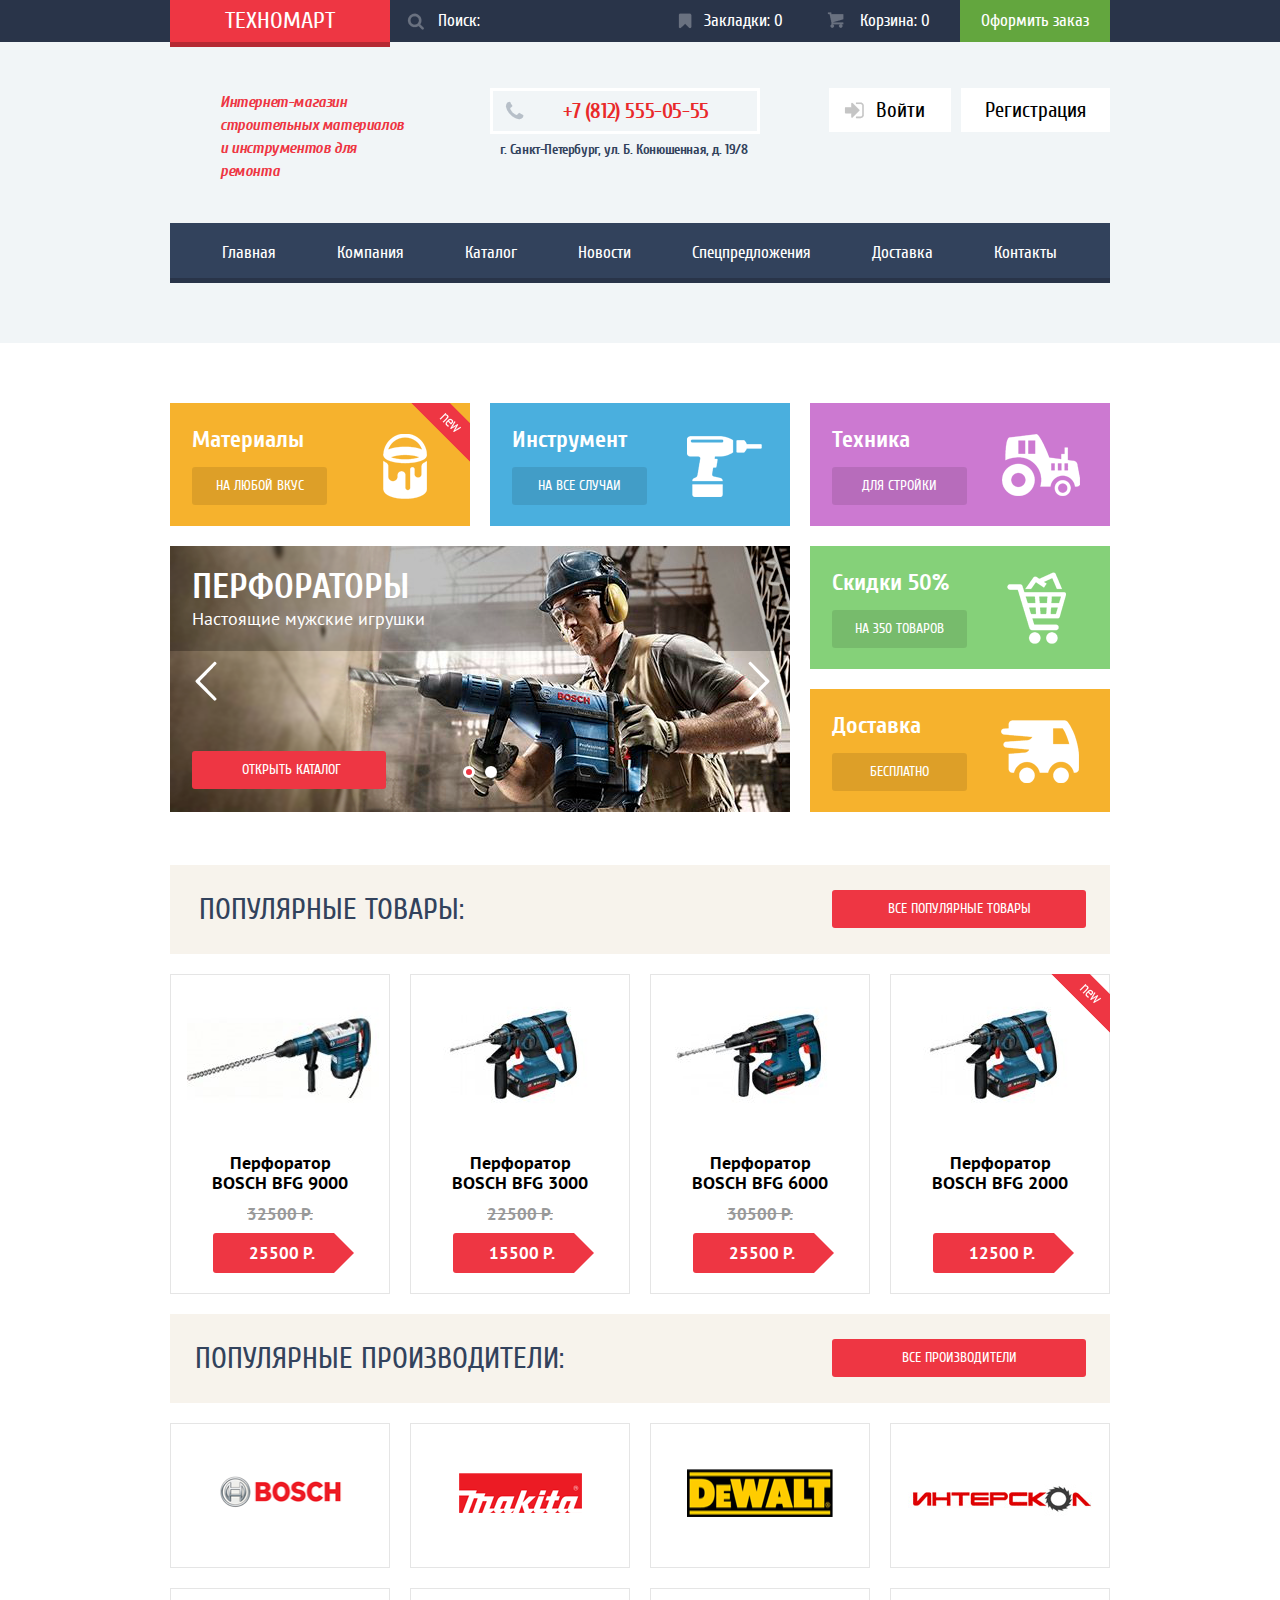
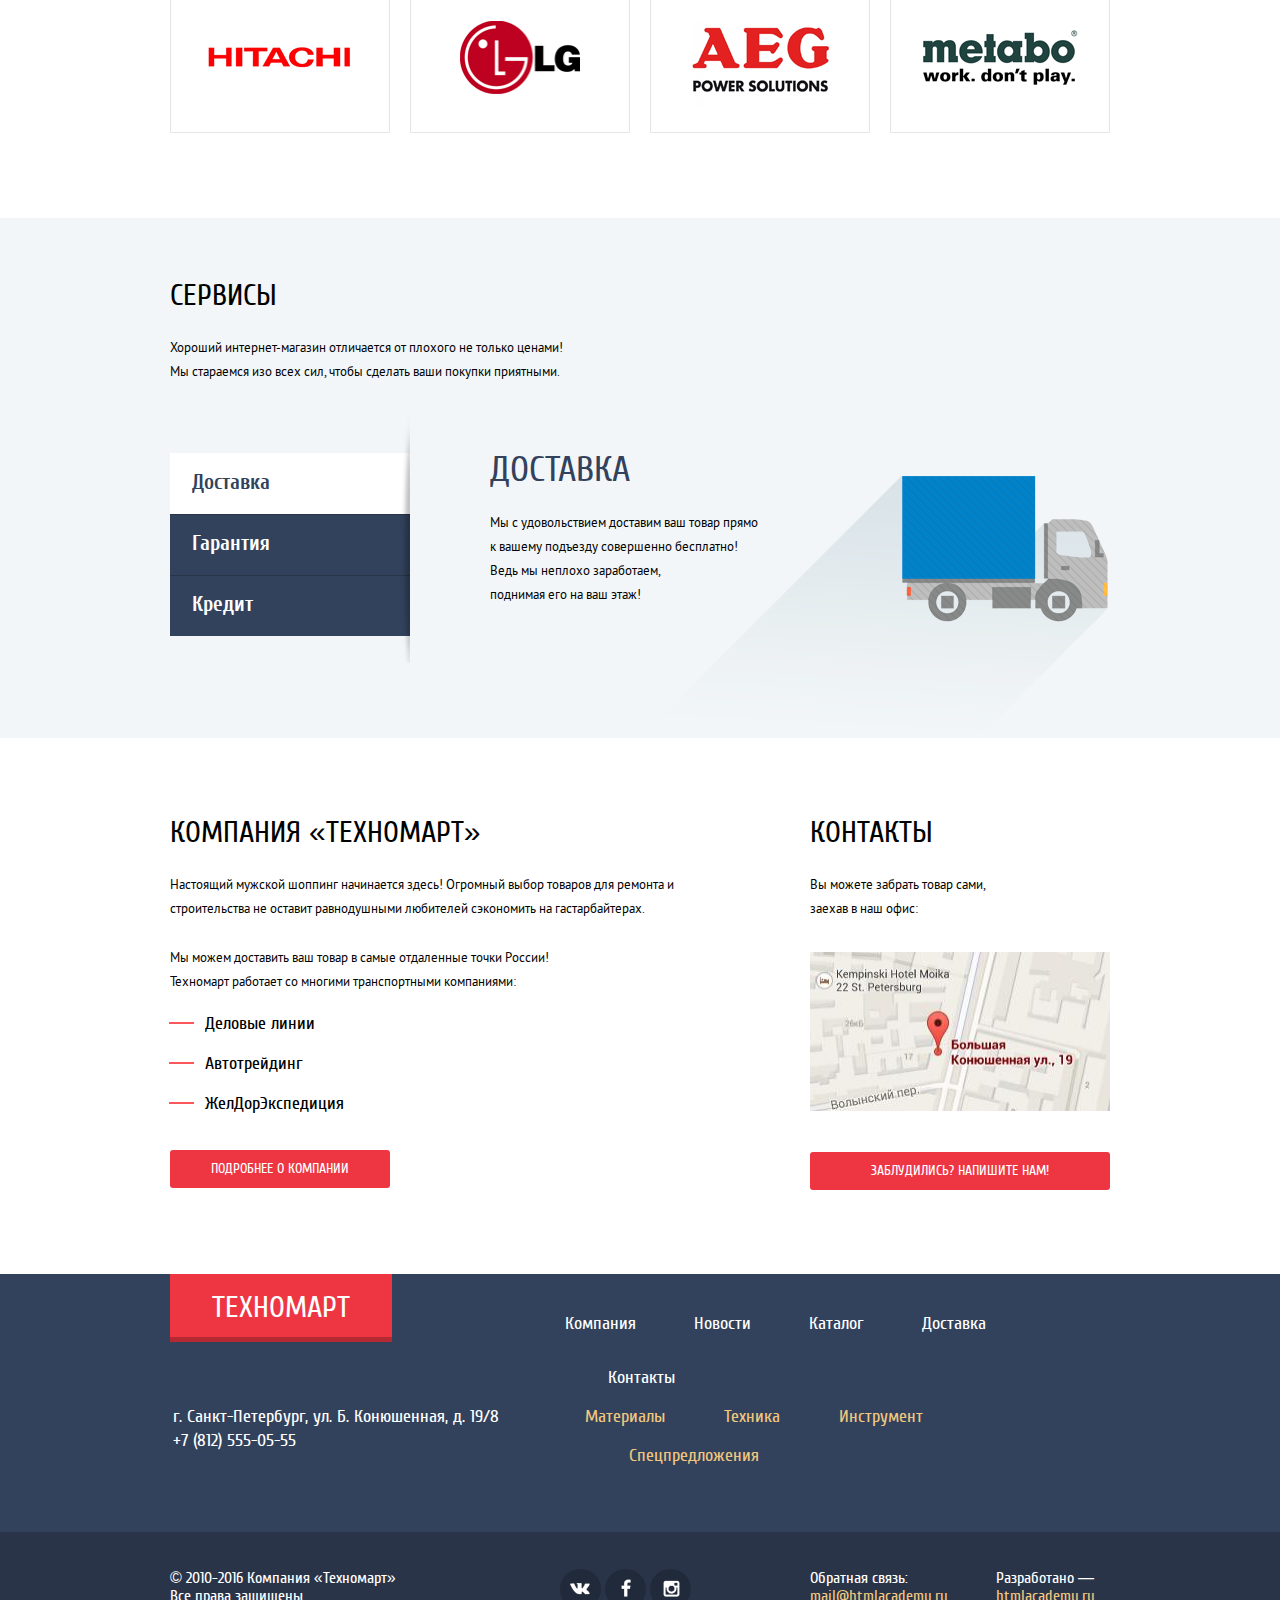
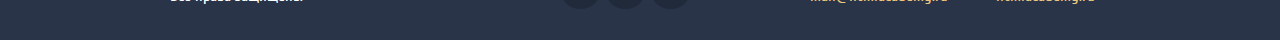
<file: index.html>
<!DOCTYPE html>
<html lang="ru">
  <head>
    <meta charset="utf-8">
    <title>HTML Academy: Техномарт</title>
    <link href="css/normalize.css" rel="stylesheet">
    <link href="css/style.min.css" rel="stylesheet">
    <meta name="format-detection" content="telephone=no"/>
  </head>
  <body>
    <header class="upper-header">
      <div class="container">
        <a class="header-logo common"><h1>Техномарт</h1></a>
        <form class="header-search common" action="https://echo.htmlacademy.ru" method="post">
          <input type="search" name="search" placeholder="Поиск:">
          <input type="submit" name="search-icon" value="Поиск">
        </form>
        <div class="header-bookmarks common">
          <a class="bookmarks" href="bookmarks.html">Закладки: 
          <span class="bookmarks-count">0</span></a>
        </div>
        <div class="header-cart common">
          <a class="cart" href="cart.html">Корзина: 
          <span class="cart-count">0</span></a>
        </div>
        <a class="header-order common" href="order.html">Оформить заказ</a>
      </div>
    </header>
    <header class="bottom-header">
      <div class="container">
        <p class="header-information general">
           Интернет-магазин строительных материалов<br> 
          и инструментов для ремонта
        </p>
        <div class="header-contacts general">
          <span class="tel">+7 (812) 555-05-55</span>
          <span class="address">г. Санкт-Петербург, ул. Б. Конюшенная, д. 19/8</span>
        </div>
        <div class="user-block general">
          <a class="login" href="login.html">Войти</a>
          <a class="registry" href="registry.html">Регистрация</a>
        </div>
        <nav class="main-navigation">
          <ul>
            <li><a>Главная</a></li>
            <li><a href="company.html">Компания</a></li>
            <li><a href="catalog.html">Каталог</a></li>
            <li><a href="news.html">Новости</a></li>
            <li><a href="offers.html">Спецпредложения</a></li>
            <li><a href="delivery.html">Доставка</a></li>
            <li><a href="contacts.html">Контакты</a></li>
          </ul>
        </nav>
      </div>
    </header>
    <main>
      <div class="container">
        <section class="categories clearfix">
          <article class="category category-materials new">
            <h3 class="category-title">Материалы</h3>
            <div class="category-image image-materials"></div>
            <a class="btn-categories" href="materials.html">На любой вкус</a>
          </article>
          <article class="category category-instruments">
            <h3 class="category-title">Инструмент</h3>
            <div class="category-image image-instruments"></div>
            <a class="btn-categories" href="instrument.html">На все случаи</a> 
          </article>
          <article class="category category-technics">
            <h3 class="category-title">Техника</h3>
            <div class="category-image image-technics"></div>
            <a class="btn-categories" href="technics.html">Для стройки</a>
          </article>
          <div class="slider">
            <input type="radio" id="btn-prev" name="toggle" checked>
            <input type="radio" id="btn-next" name="toggle">
            <div class="slider-controls">
              <label for="btn-prev"></label>
              <label for="btn-next"></label>
            </div>
            <div class="arrow-controls">
              <label for="btn-prev"></label>
              <label for="btn-next"></label>
            </div>
            <div class="slides">
              <div class="slide">
                <div class="slide-text">
                  <div class="slide-title">Перфораторы</div>
                  <p>Настоящие мужские игрушки</p>
                  <a class="btn btn-catalog" href="catalog.html">Открыть каталог</a>
                </div>
              </div>
              <div class="slide">
                <div class="slide-text">
                  <div class="slide-title">Дрели</div>
                  <p>Соседям на радость!</p>
                  <a class="btn btn-catalog" href="catalog.html">Открыть каталог</a>
                </div>
              </div>
            </div>
          </div>  
          <article class="category category-sales">
            <h3 class="category-title">Скидки 50%</h3>
            <div class="category-image image-sales"></div>
            <a class="btn-categories" href="sales.html">На 350 товаров</a>
          </article>
          <article class="category category-delivery">
            <h3 class="category-title">Доставка</h3>
            <div class="category-image image-delivery"></div>
            <a class="btn-categories" href="delivery.html">Бесплатно</a>
          </article>
        </section>
        <section class="popular">
          <div class="popular-header clearfix">
            <h2>Популярные товары:</h2>
            <a class="btn btn-popular" href="goods.html">Все популярные товары</a>
          </div>
          <div class="catalog-items">
            <article class="catalog-item">
              <div class="catalog-actions">
                <a href="cart.html" class="catalog-item-buy">Купить</a>
                <a href="bookmarks.html" class="catalog-item-bookmark">В закладки</a>
              </div>
              <figure class="catalog-item-image">
                <img src="img/drill9000.jpg" width="218" height="164" alt="Перфоратор BOSCH BFG 9000">
              </figure>
              <h4 class="catalog-item-name">Перфоратор BOSCH BFG 9000</h4>
              <div class="catalog-item-price">32500 Р.</div>
              <div class="catalog-item-new-price">25500 Р.</div>
            </article>
            <article class="catalog-item">
              <div class="catalog-actions">
                <a href="cart.html" class="catalog-item-buy">Купить</a>
                <a href="bookmarks.html" class="catalog-item-bookmark">В закладки</a>
              </div>
              <figure class="catalog-item-image">
                <img src="img/drill3000.jpg" width="218" height="164" alt="Перфоратор BOSCH BFG 3000">
              </figure>
              <h4 class="catalog-item-name">Перфоратор BOSCH BFG 3000</h4>
              <div class="catalog-item-price">22500 Р.</div>
              <div class="catalog-item-new-price">15500 Р.</div>
            </article>
            <article class="catalog-item">
              <div class="catalog-actions">
                <a href="cart.html" class="catalog-item-buy">Купить</a>
                <a href="bookmarks.html" class="catalog-item-bookmark">В закладки</a>
              </div>
              <figure class="catalog-item-image">
                <img src="img/drill6000.jpg" width="218" height="164" alt="Перфоратор BOSCH BFG 6000">
              </figure>
              <h4 class="catalog-item-name">Перфоратор BOSCH BFG 6000</h4>
              <div class="catalog-item-price">30500 Р.</div>
              <div class="catalog-item-new-price">25500 Р.</div>
            </article>
            <article class="catalog-item new">
              <div class="catalog-actions">
                <a href="cart.html" class="catalog-item-buy">Купить</a>
                <a href="bookmarks.html" class="catalog-item-bookmark">В закладки</a>
              </div>
              <figure class="catalog-item-image">
                <img src="img/drill3000.jpg" width="218" height="164" alt="Перфоратор BOSCH BFG 2000">
              </figure>
              <h4 class="catalog-item-name">Перфоратор BOSCH BFG 2000</h4>
              <div class="catalog-item-price"></div>
              <div class="catalog-item-new-price">12500 Р.</div>
            </article>
          </div>
          <div class="popular-header clearfix">
            <h2 class="popular-title">Популярные производители:</h2>
            <a class="btn btn-popular" href="manufacturers.html">Все производители</a>
          </div>
          <div class="popular-producers clearfix">
            <a class="producers" href="http://www.bosch.ru/"><img src="img/bosch.png" width="125" height="37" alt="BOSCH"></a>
            <a class="producers" href="http://makita.ru/"><img src="img/Makita.png" width="123" height="40" alt="Makita"></a>
            <a class="producers" href="http://www.dewalt.ru/"><img src="img/DeWALT.png" width="146" height="48" alt="DeWalt"></a>
            <a class="producers" href="http://www.interskol.ru/"><img src="img/interscol.png" width="200" height="88" alt="Интерскол"></a>
            <a class="producers" href="http://www.hitachi.ru/"><img src="img/Hitachi.png" width="169" height="31" alt="HITACHI"></a>
            <a class="producers" href="http://www.lg.com/ru"><img src="img/LG.png" width="120" height="73" alt="LG"></a>
            <a class="producers" href="http://www.aeg.ru/"><img src="img/AEG.png" width="151" height="96" alt="AEG"></a>
            <a class="producers" href="http://www.metabo.ru/"><img src="img/Metabo.png" width="204" height="69" alt="metabo"></a>
          </div> 
        </section>
      </div>
      <section class="services">
        <div class="container clearfix">
          <div class="services-header">
            <h2>Сервисы</h2>
            <p>
              Хороший интернет-магазин отличается от плохого не только ценами!
              Мы стараемся изо всех сил, чтобы сделать ваши покупки приятными.
            </p>
          </div>
          <div class="services-slider">
            <input type="radio" id="slider-1" name="switch" checked>
            <input type="radio" id="slider-2" name="switch">
            <input type="radio" id="slider-3" name="switch">
            <ul class="services-slider-controls">
              <li><label for="slider-1">Доставка</label></li>
              <li><label for="slider-2">Гарантия</label></li>
              <li><label for="slider-3">Кредит</label></li>
            </ul>
            <div class="services-slides">
              <div class="services-slide">
                <div class="services-slide-text">
                  <div class="services-slide-title">Доставка</div>
                  <p class="services-slide-description1">
                    Мы с удовольствием доставим ваш товар прямо к вашему подъезду совершенно бесплатно! Ведь мы неплохо заработаем,<br>
                    поднимая его на ваш этаж!
                  </p>
                </div>
              </div>
              <div class="services-slide">
                <div class="services-slide-text">
                  <div class="services-slide-title">Гарантия</div>
                  <p class="services-slide-description2">
                    Если купленный у нас товар поломается или заискрит,<br> а также в случае пожара, спровоцированного его возгоранием, вы всегда можете быть уверны в нашей гарантии. Мы обменяем сгоревший товар на новый.<br>
                    Дом уж восстановите как-нибудь сами.
                  </p>
                </div>
              </div>
              <div class="services-slide">
                <div class="services-slide-text">
                  <div class="services-slide-title">Кредит</div>
                  <p class="services-slide-description3">
                    Залезть в долговую яму стало проще!<br> Кредитные консультанты придут вам на помощь.
                  </p>
                  <a class="btn btn-application" href="application.html">Отправить заявку</a>
                </div>
              </div>
            </div>
          </div>
        </div>
      </section>
      <section class="company">
        <div class="container clearfix">
          <div class="company-info">
            <h2>Компания «Техномарт»</h2>
            <p>
              Настоящий мужской шоппинг начинается здесь! Огромный выбор товаров для ремонта и строительства не оставит равнодушными любителей сэкономить на гастарбайтерах.
            </p>
            <p>
              Мы можем доставить ваш товар в самые отдаленные точки России!<br>
              Техномарт работает со многими транспортными компаниями:
            </p>
            <ul class="transport-companies">
              <li>Деловые линии</li>
              <li>Автотрейдинг</li>
              <li>ЖелДорЭкспедиция</li>
            </ul>
            <a class="btn btn-company" href="company.html">Подробнее о компании</a>
          </div>
          <div class="company-map">
            <h2>Контакты</h2>
            <p>
              Вы можете забрать товар сами,<br> 
              заехав в наш офис:
            </p>
            <a class="js-map" href="#"><img src="img/map.jpg" width="300" height="159" alt="Карта"></a>
            <a class="btn btn-contact" href="contacts.html">Заблудились? Напишите нам!</a>
          </div>
        </div>
      </section>
    </main>
    <footer class="upper-footer">
      <div class="container clearfix">
        <a class="footer-logo">Техномарт</a>
        <div class="footer-second-nav">
          <ul>
            <li><a href="company.html">Компания</a></li>
            <li><a href="news.html">Новости</a></li>
            <li><a href="catalog.html">Каталог</a></li>
            <li><a href="delivery.html">Доставка</a></li>
            <li><a href="contacts.html">Контакты</a></li>
          </ul>
        </div>
        <p class="footer-contacts">
          г. Санкт-Петербург, ул. Б. Конюшенная, д. 19/8<br>
          +7 (812) 555-05-55
        </p>
        <div class="footer-third-nav">
          <ul>
            <li><a href="materials.html">Материалы</a></li>
            <li><a href="technics.html">Техника</a></li>
            <li><a href="instrument.html">Инструмент</a></li>
            <li><a href="offers.html">Спецпредложения</a></li>
          </ul>
        </div>
      </div>
    </footer>
    <footer class="bottom-footer">
      <div class="container clearfix">
        <p class="footer-copyright">
          © 2010-2016 Компания «Техномарт»<br>
          Все права защищены
        </p>
        <div class="footer-social">
          <a class="social-btn social-btn-vk" href="#">Вконтакте</a>
          <a class="social-btn social-btn-fb" href="#">Фейсбук</a>
          <a class="social-btn social-btn-inst" href="#">Инстаграм</a>
        </div>
        <div class="footer-feedback">
          <p>Обратная связь:</p>
          <a class="mail" href="mail@htmlacademy.ru">mail@htmlacademy.ru</a>
        </div>
        <div class="footer-designed">
          <p>Разработано —</p>
          <a class="mail" href="https://htmlacademy.ru">htmlacademy.ru</a>
        </div>
      </div> 
    </footer>
    <div class="modal-content">
      <button class="modal-content-close" type="button" title="Закрыть">Закрыть</button>
      <form action="https://echo.htmlacademy.ru" method="post">
        <div class="modal-content-wrapper">
          <div class="modal-content-half">
            <label for="name-field">Ваше имя:</label>
            <input type="text" name="login" id="name-field" placeholder="Представьтесь, пожалуйста">
          </div>
          <div class="modal-content-half">
            <label for="email-field">Ваш e-mail</label>
            <input type="email" name="email" id="email-field" placeholder="Для отправки ответа">
          </div>
          <label for="message">Текст письма:</label>
          <textarea name="comments" id="message">В свободной форме</textarea>
        </div>
        <div class="modal-content-bottom">
          <div class="modal-content-wrapper">
            <button class="btn btn-modal-content" type="submit">Отправить</button>
          </div>
        </div>
      </form>
    </div>
    <div class="modal-content-map">
      <button class="modal-content-close" type="button" title="Закрыть">Закрыть</button>
      <iframe src="https://www.google.com/maps/embed?pb=!1m18!1m12!1m3!1d1998.5991043651625!2d30.320894615997645!3d59.93879418187619!2m3!1f0!2f0!3f0!3m2!1i1024!2i768!4f13.1!3m3!1m2!1s0x4696310fca5ba729%3A0xea9c53d4493c879f!2z0JHQvtC70YzRiNCw0Y8g0JrQvtC90Y7RiNC10L3QvdCw0Y8g0YPQuy4sIDE5LCDQodCw0L3QutGCLdCf0LXRgtC10YDQsdGD0YDQsywgMTkxMTg2!5e0!3m2!1sru!2sru!4v1462893531736" width="940" height="446" style="border:0" allowfullscreen></iframe>
    </div>
    <div class="modal-content-cart">
      <button class="modal-content-close" type="button" title="Закрыть">Закрыть</button>
      <div class="modal-content-wrapper">
        <b>Товар добавлен в корзину!</b>
      </div>
      <div class="modal-content-bottom">
        <div class="modal-content-wrapper">
          <a class="btn btn-order" href="order.html">Оформить заказ</a>
          <button class="btn-continue" type="submit">Продолжить покупки</button>
        </div>
      </div>
    </div>
    <script src="js/script.min.js"></script>
  </body>
</html>
</file>
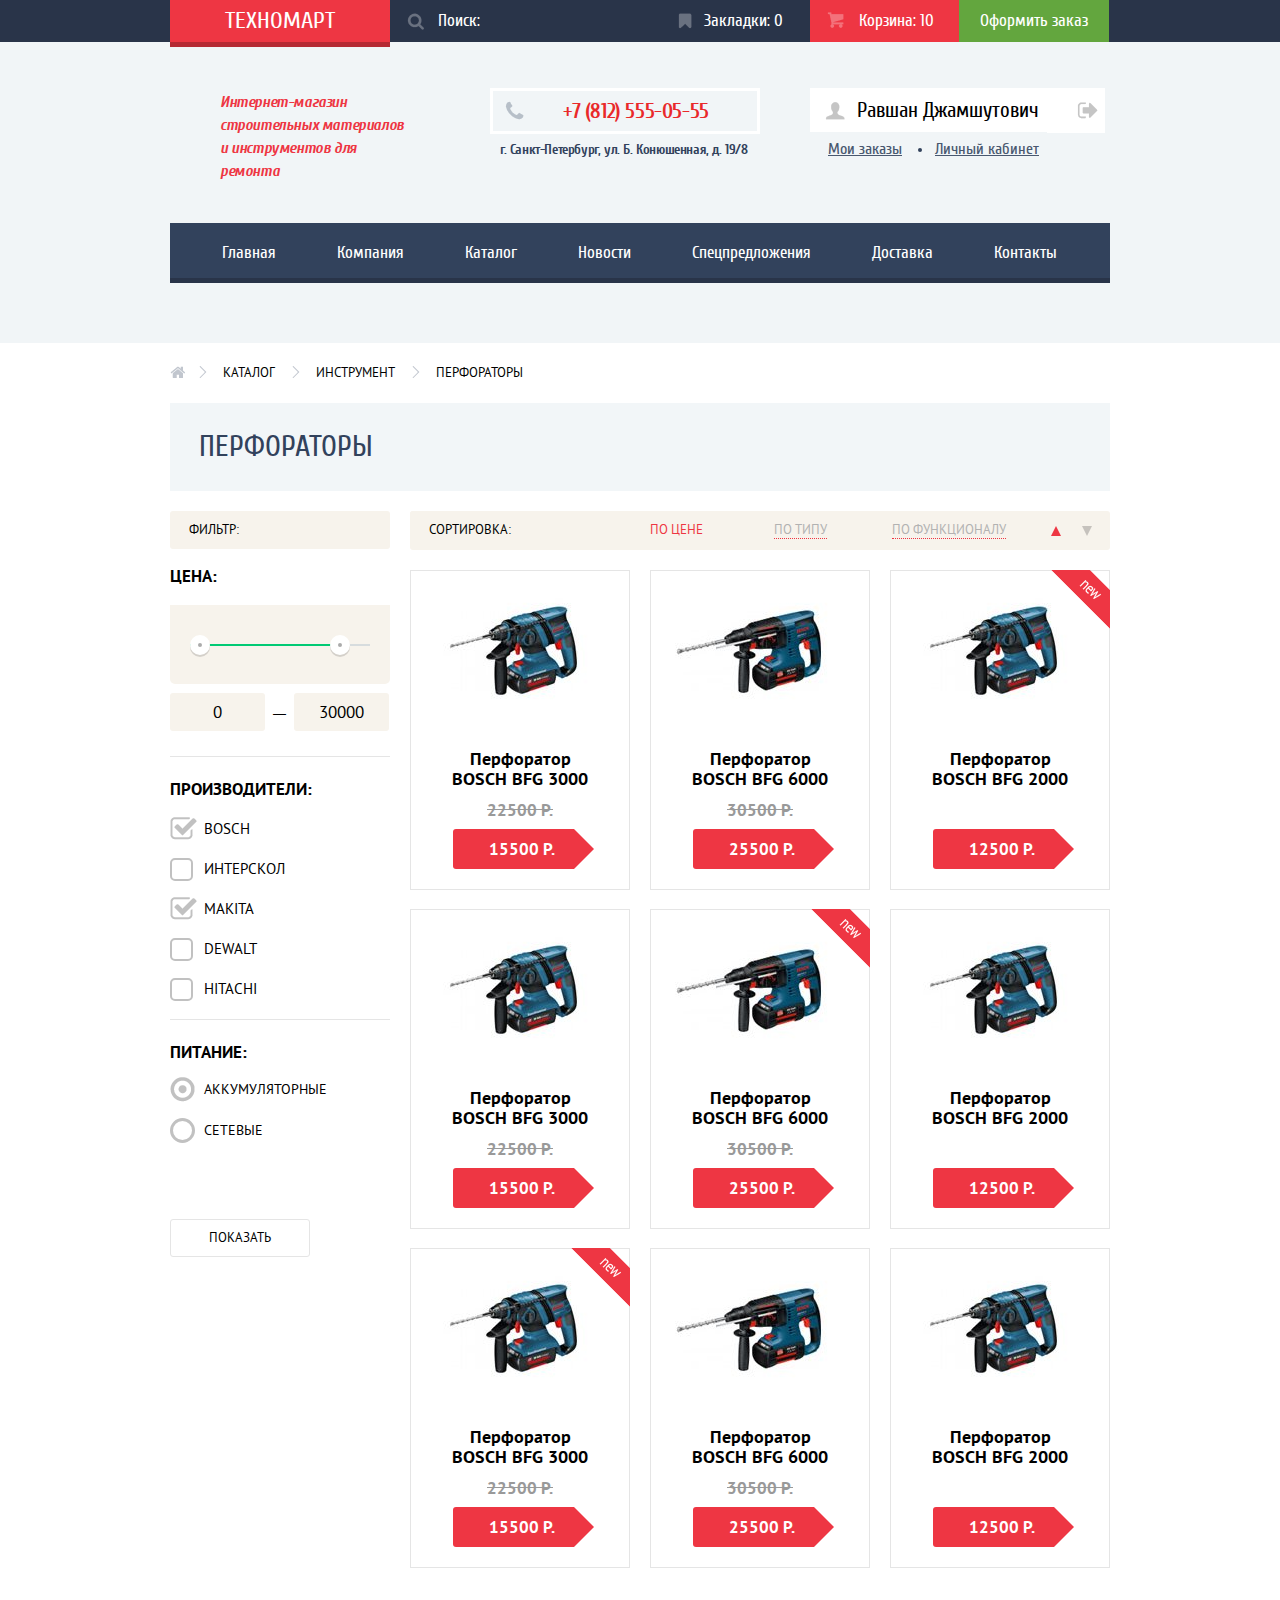
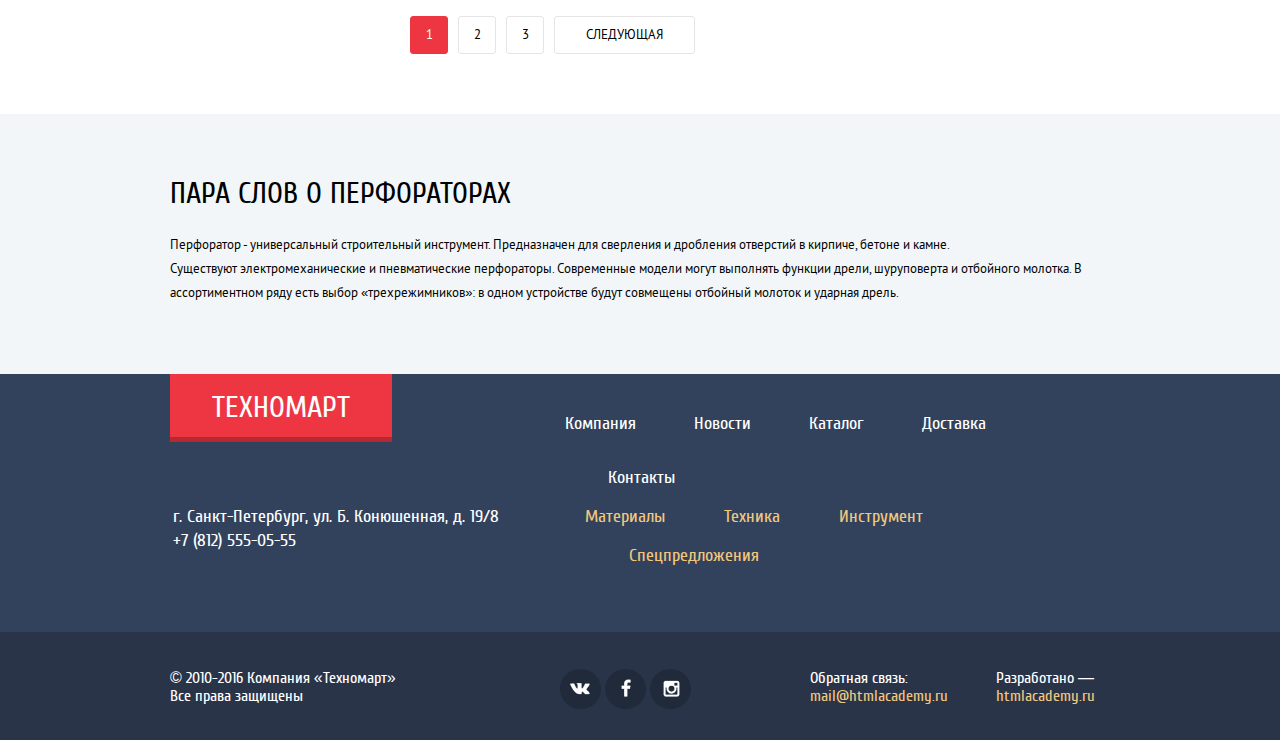
<file: catalog.html>
<!DOCTYPE html>
<html lang="ru">
  <head>
    <meta charset="utf-8">
    <title>HTML Academy: Техномарт</title>
    <link href="css/normalize.css" rel="stylesheet">
    <link href="css/style.min.css" rel="stylesheet">
    <meta name="format-detection" content="telephone=no"/>
  </head>
  <body class="inner-page">
    <header class="upper-header">
      <div class="container">
        <a class="header-logo" href="index.html">Техномарт</a>
        <form class="header-search common" action="https://echo.htmlacademy.ru" method="post">
          <input type="search" name="search" placeholder="Поиск:">
          <input type="submit" name="search-icon" value="Поиск">
        </form>
        <div class="header-bookmarks common">
          <a class="bookmarks" href="bookmarks.html">Закладки: 
          <span class="bookmarks-count">0</span></a>
        </div>
        <div class="header-cart common">
          <a class="cart active" href="cart.html">Корзина: 
          <span class="cart-count">10</span></a>
        </div>
        <a class="header-order common" href="order.html">Оформить заказ</a>
      </div>
    </header>
    <header class="bottom-header">
      <div class="container">
        <p class="header-information general">
           Интернет-магазин строительных материалов<br> 
           и инструментов для ремонта
        </p>
        <div class="header-contacts general">
          <span class="tel">+7 (812) 555-05-55</span>
          <span class="address">г. Санкт-Петербург, ул. Б. Конюшенная, д. 19/8</span>
        </div>
        <div class="authorized-user general">
          <a class="user-name" href="account.html">Равшан Джамшутович</a>
          <a class="logout" href="deauthorization.html"></a>
          <ul class="user-account">
            <li><a class="my-order" href="myorder.html">Мои заказы</a></li>
            <li><a class="personal-account" href="account.html">Личный кабинет</a></li>
          </ul>
        </div>
        <nav class="main-navigation">
          <ul>
            <li><a href="index.html">Главная</a></li>
            <li><a href="company.html">Компания</a></li>
            <li><a href="#">Каталог</a></li>
            <li><a href="news.html">Новости</a></li>
            <li><a href="offers.html">Спецпредложения</a></li>
            <li><a href="delivery.html">Доставка</a></li>
            <li><a href="contacts.html">Контакты</a></li>
          </ul>
        </nav>
      </div>
    </header>
    <main class="inner-page-content">
      <div class="container clearfix">
        <div class="inner-page-title">
          <ul class="breadcrumbs">
            <li><a href="index.html"></a></li>
            <li><a href="#">Каталог</a></li>
            <li><a href="instrument.html">Инструмент</a></li>
            <li><a>Перфораторы</a></li>
          </ul>
          <h1>Перфораторы</h1>
        </div>
        <section class="column-filters">
          <span class="column-header">Фильтр:</span>
          <form action="https://echo.htmlacademy.ru" method="post">
            <div class="range-filter">
              <h3 class="column-filters-title">Цена:</h3>
              <div class="range-filter-controls">
                <div class="range-filter-scale">
                  <div class="range-filter-bar"></div>
                </div>
                <div class="range-filter-toggle range-filter-min-toggle"></div>
                <div class="range-filter-toggle range-filter-max-toggle"></div>
              </div>
              <div class="range-filter-price">
                <input class="range-filter-min-price" type="text" value="0">
                — <input class="range-filter-max-price" type="text" value="30000">
              </div>
            </div>
            <div class="producers-filter">
              <h3 class="column-filters-title">Производители:</h3>
              <ul class="producers-filter-list">
                <li>
                  <input type="checkbox" name="Bosch" id="producer-1" checked>
                  <label for="producer-1">Bosch</label>
                </li>
                <li>
                  <input type="checkbox" name="Interscol" id="producer-2">
                  <label for="producer-2">Интерскол</label>
                </li>
                <li>
                  <input type="checkbox" name="Makita" id="producer-3" checked>
                  <label for="producer-3">Makita</label>
                </li>
                <li>
                  <input type="checkbox" name="Dewalt" id="producer-4"><label for="producer-4">Dewalt</label>
                </li>
                <li>
                  <input type="checkbox" name="Hitachi" id="producer-5"><label for="producer-5">Hitachi</label>
                </li>
              </ul>
            </div>
            <div class="power-filter">
              <h3 class="column-filters-title">Питание:</h3>
              <ul class="power-filter-list">
                <li>
                  <input type="radio" name="powersup" id="power-1" value="battery" checked>
                  <label for="power-1">Аккумуляторные</label>
                </li>
                <li>
                  <input type="radio" name="powersup" id="power-2" value="network">
                  <label for="power-2">Сетевые</label>
                </li>
              </ul>
              <button class="btn-filter" type="submit">Показать</button>
            </div>
          </form>
        </section>
        <section class="column-catalog">
          <div class="catalog-sorting">
            <span class="column-header">Сортировка:</span>
            <ul class="catalog-sorting-types">
              <li><a class="active">По цене</a></li>
              <li><a href="#">По типу</a></li>
              <li><a href="#">По функционалу</a></li>
              <li><a class="triangle triangle-up triangle-up-active"></a></li>
              <li><a class="triangle triangle-down" href="#"></a></li>
            </ul>
          </div>
          <div class="catalog-items">
            <article class="catalog-item">
              <div class="catalog-actions">
                <a href="cart.html" class="catalog-item-buy">Купить</a>
                <a href="bookmarks.html" class="catalog-item-bookmark">В закладки</a>
              </div>
              <figure class="catalog-item-image">
                <img src="img/drill3000.jpg" width="218" height="164" alt="Перфоратор BOSCH BFG 3000">
              </figure>
              <h4 class="catalog-item-name">Перфоратор BOSCH BFG 3000</h4>
              <div class="catalog-item-price">22500 Р.</div>
              <div class="catalog-item-new-price">15500 Р.</div>
            </article>
            <article class="catalog-item">
              <div class="catalog-actions">
                <a href="cart.html" class="catalog-item-buy">Купить</a>
                <a href="bookmarks.html" class="catalog-item-bookmark">В закладки</a>
              </div>
              <figure class="catalog-item-image">
                <img src="img/drill6000.jpg" width="218" height="164" alt="Перфоратор BOSCH BFG 6000">
              </figure>
              <h4 class="catalog-item-name">Перфоратор BOSCH BFG 6000</h4>
              <div class="catalog-item-price">30500 Р.</div>
              <div class="catalog-item-new-price">25500 Р.</div>
            </article>
            <article class="catalog-item new">
              <div class="catalog-actions">
                <a href="cart.html" class="catalog-item-buy">Купить</a>
                <a href="bookmarks.html" class="catalog-item-bookmark">В закладки</a>
              </div>
              <figure class="catalog-item-image">
                <img src="img/drill3000.jpg" width="218" height="164" alt="Перфоратор BOSCH BFG 2000">
              </figure>
              <h4 class="catalog-item-name">Перфоратор BOSCH BFG 2000</h4>
              <div class="catalog-item-price"></div>
              <div class="catalog-item-new-price">12500 Р.</div>
            </article>
            <article class="catalog-item">
              <div class="catalog-actions">
                <a href="cart.html" class="catalog-item-buy">Купить</a>
                <a href="bookmarks.html" class="catalog-item-bookmark">В закладки</a>
              </div>
              <figure class="catalog-item-image">
                <img src="img/drill3000.jpg" width="218" height="164" alt="Перфоратор BOSCH BFG 3000">
              </figure>
              <h4 class="catalog-item-name">Перфоратор BOSCH BFG 3000</h4>
              <div class="catalog-item-price">22500 Р.</div>
              <div class="catalog-item-new-price">15500 Р.</div>
            </article>
            <article class="catalog-item new">
              <div class="catalog-actions">
                <a href="cart.html" class="catalog-item-buy">Купить</a>
                <a href="bookmarks.html" class="catalog-item-bookmark">В закладки</a>
              </div>
              <figure class="catalog-item-image">
                <img src="img/drill6000.jpg" width="218" height="164" alt="Перфоратор BOSCH BFG 6000">
              </figure>
              <h4 class="catalog-item-name">Перфоратор BOSCH BFG 6000</h4>
              <div class="catalog-item-price">30500 Р.</div>
              <div class="catalog-item-new-price">25500 Р.</div>
            </article>
            <article class="catalog-item">
              <div class="catalog-actions">
                <a href="cart.html" class="catalog-item-buy">Купить</a>
                <a href="bookmarks.html" class="catalog-item-bookmark">В закладки</a>
              </div>
              <figure class="catalog-item-image">
                <img src="img/drill3000.jpg" width="218" height="164" alt="Перфоратор BOSCH BFG 2000">
              </figure>
              <h4 class="catalog-item-name">Перфоратор BOSCH BFG 2000</h4>
              <div class="catalog-item-price"></div>
              <div class="catalog-item-new-price">12500 Р.</div>
            </article>
            <article class="catalog-item new">
              <div class="catalog-actions">
                <a href="cart.html" class="catalog-item-buy">Купить</a>
                <a href="bookmarks.html" class="catalog-item-bookmark">В закладки</a>
              </div>
              <figure class="catalog-item-image">
                <img src="img/drill3000.jpg" width="218" height="164" alt="Перфоратор BOSCH BFG 3000">
              </figure>
              <h4 class="catalog-item-name">Перфоратор BOSCH BFG 3000</h4>
              <div class="catalog-item-price">22500 Р.</div>
              <div class="catalog-item-new-price">15500 Р.</div>
            </article>
            <article class="catalog-item">
              <div class="catalog-actions">
                <a href="cart.html" class="catalog-item-buy">Купить</a>
                <a href="bookmarks.html" class="catalog-item-bookmark">В закладки</a>
              </div>
              <figure class="catalog-item-image">
                <img src="img/drill6000.jpg" width="218" height="164" alt="Перфоратор BOSCH BFG 6000">
              </figure>
              <h4 class="catalog-item-name">Перфоратор BOSCH BFG 6000</h4>
              <div class="catalog-item-price">30500 Р.</div>
              <div class="catalog-item-new-price">25500 Р.</div>
            </article>
            <article class="catalog-item">
              <div class="catalog-actions">
                <a href="cart.html" class="catalog-item-buy">Купить</a>
                <a href="bookmarks.html" class="catalog-item-bookmark">В закладки</a>
              </div>
              <figure class="catalog-item-image">
                <img src="img/drill3000.jpg" width="218" height="164" alt="Перфоратор BOSCH BFG 2000">
              </figure>
              <h4 class="catalog-item-name">Перфоратор BOSCH BFG 2000</h4>
              <div class="catalog-item-price"></div>
              <div class="catalog-item-new-price">12500 Р.</div>
            </article>    
          </div>
          <ul class="paginator">
            <li><a class="active">1</a></li>
            <li><a href="#">2</a></li>
            <li><a href="#">3</a></li>
            <li><a class="next" href="#">Следующая</a></li>
          </ul>
        </section>
      </div>
      <div class="about-perforator">
        <div class="container">
          <h2>Пара слов о перфораторах</h2>
          <p>
            Перфоратор - универсальный строительный инструмент. Предназначен для сверления и дробления отверстий в кирпиче, бетоне и камне.<br>
            Существуют электромеханические и пневматические перфораторы. Современные модели могут выполнять функции дрели, шуруповерта и отбойного молотка. В ассортиментном ряду есть выбор «трехрежимников»: в одном устройстве будут совмещены отбойный молоток и ударная дрель.
          </p>
        </div>
      </div>  
    </main>
    <footer class="upper-footer">
      <div class="container clearfix">
        <a class="footer-logo" href="index.html">Техномарт</a>
        <div class="footer-second-nav">
          <ul>
            <li><a href="company.html">Компания</a></li>
            <li><a href="news.html">Новости</a></li>
            <li><a href="#">Каталог</a></li>
            <li><a href="delivery.html">Доставка</a></li>
            <li><a href="contacts.html">Контакты</a></li>
          </ul>
        </div>
        <p class="footer-contacts">
          г. Санкт-Петербург, ул. Б. Конюшенная, д. 19/8<br>
          +7 (812) 555-05-55
        </p>
        <div class="footer-third-nav">
          <ul>
            <li><a href="materials.html">Материалы</a></li>
            <li><a href="technics.html">Техника</a></li>
            <li><a href="instrument.html">Инструмент</a></li>
            <li><a href="offers.html">Спецпредложения</a></li>
          </ul>
        </div>
      </div>
    </footer>
    <footer class="bottom-footer">
      <div class="container clearfix">
        <p class="footer-copyright">
          © 2010-2016 Компания «Техномарт»<br>
          Все права защищены
        </p>
        <div class="footer-social">
          <a class="social-btn social-btn-vk" href="#">Вконтакте</a>
          <a class="social-btn social-btn-fb" href="#">Фейсбук</a>
          <a class="social-btn social-btn-inst" href="#">Инстаграм</a>
        </div>
        <div class="footer-feedback">
          <p>Обратная связь:</p>
          <a class="mail" href="mail@htmlacademy.ru">mail@htmlacademy.ru</a>
        </div>
        <div class="footer-designed">
          <p>Разработано —</p>
          <a class="mail" href="https://htmlacademy.ru">htmlacademy.ru</a>
        </div>
      </div> 
    </footer>
    <div class="modal-content-cart">
      <button class="modal-content-close" type="button" title="Закрыть">Закрыть</button>
      <div class="modal-content-wrapper">
        <b>Товар добавлен в корзину!</b>
      </div>
      <div class="modal-content-bottom">
        <div class="modal-content-wrapper">
          <a class="btn btn-order" href="order.html">Оформить заказ</a>
          <button class="btn-continue" type="submit">Продолжить покупки</button>
        </div>
      </div>
    </div>
    <script src="js/script.min.js"></script>
  </body>
</html>
</file>
<file: css/style.min.css>
@font-face{font-family:"Cuprum";font-style:normal;font-weight:400;src:local("Cuprum"),local("Cuprum-Regular"),url(../fonts/cuprum.woff) format("woff"),url(../fonts/cuprum.woff2) format("woff2")}@font-face{font-family:"Cuprum";font-style:normal;font-weight:700;src:local("Cuprum Bold"),local("Cuprum-Bold"),url(../fonts/cuprumbold.woff) format("woff"),url(../fonts/cuprumbold.woff2) format("woff2")}@font-face{font-family:"Cuprum";font-style:italic;font-weight:700;src:local("Cuprum Bold Italic"),local("Cuprum-BoldItalic"),url(../fonts/cuprumbolditalic.woff) format("woff"),url(../fonts/cuprumbolditalic.woff2) format("woff2")}@font-face{font-family:"Cuprum";font-style:italic;font-weight:400;src:local("Cuprum Italic"),local("Cuprum-Italic"),url(../fonts/cuprumitalic.woff) format("woff"),url(../fonts/cuprumitalic.woff2) format("woff2")}@font-face{font-family:"PT Sans";font-style:normal;font-weight:400;src:local("PT Sans"),local("PTSans-Regular"),url(../fonts/ptsans.woff) format("woff"),url(../fonts/ptsans.woff2) format("woff2")}@font-face{font-family:"PT Sans";font-style:normal;font-weight:700;src:local("PT Sans Bold"),local("PTSans-Bold"),url(../fonts/ptsansbold.woff) format("woff"),url(../fonts/ptsansbold.woff2) format("woff2")}body{min-width:960px;font-size:17px;line-height:18px;font-family:"Cuprum","Arial",sans-serif;font-weight:400;color:#fff}.clearfix::after{content:"";display:table;clear:both}.container{margin:0 auto;padding:0 10px;width:940px}.upper-header{font-size:0;color:#fff;background-color:#293449}.upper-header .common{display:inline-block;font-size:17px;vertical-align:top}.header-logo,.upper-header h1{font-size:24px;line-height:24px;font-weight:400;text-align:center;text-transform:uppercase}.upper-header h1{margin:0}.header-logo{position:relative;display:inline-block;padding:9px 0;width:220px;color:#fff;background-color:#ee3643;text-decoration:none;vertical-align:top}.header-logo::after{content:"";position:absolute;top:42px;left:0;width:220px;height:5px;background-color:#b52933}.header-logo:hover{background-color:#ca2c37}.header-logo:hover::after{background-color:#9a212a}.header-logo:active{background-color:#ba2732}.header-logo:active::after{background-color:#8e1e26}.header-search{position:relative}.header-search input{border:none;outline:none}.header-search input[type=search]{padding:12px 0 12px 48px;width:222px;height:18px;background-color:#293449;box-sizing:content-box}.header-search input::-webkit-input-placeholder{color:#fff;opacity:1}.header-search input::-moz-placeholder{color:#fff;opacity:1}.header-search input:-ms-input-placeholder{color:#fff;opacity:1}.header-search input[type=submit]{position:absolute;left:17px;top:13px;width:17px;height:17px;font-size:0;background:url(../img/sprite.png) no-repeat;background-position:-94px -161px;opacity:.3}.header-search input:hover,.header-search input:hover+input{background-color:#212a3a;opacity:1}.header-search input:focus{color:#000;background-color:#fff}.header-search input:focus+input{background-color:transparent;background-position:-131px -161px;opacity:1}.bookmarks{position:relative;display:block;padding:12px 0 12px 44px;width:106px;color:#fff;text-decoration:none}.bookmarks:hover{background-color:#212a3a}.bookmarks:active{background-color:#161d29;opacity:.6}.bookmarks::before{content:"";position:absolute;top:13px;left:18px;width:14px;height:16px;background:url(../img/sprite.png) no-repeat;background-position:-192px -10px;opacity:.3}.bookmarks:hover::before{opacity:1}.bookmarks:active::before{opacity:.5}.cart{position:relative;display:block;padding:12px 0 12px 50px;width:100px;color:#fff;text-decoration:none}.cart:hover{background-color:#212a3a}.cart:active{background-color:#161d29;opacity:.6}.cart::before{content:"";position:absolute;top:12px;left:17px;width:17px;height:16px;background:url(../img/sprite.png) no-repeat;background-position:-155px -10px;opacity:.3}.cart:hover::before{opacity:1}.cart:active::before{opacity:.5}.header-cart .active{padding-left:49px;width:100px;background-color:#ee3643}.header-order{padding:12px 0;width:150px;font-size:17px;line-height:18px;text-align:center;color:#fff;background-color:#63a63e;text-decoration:none}.header-order:hover{background-color:#5fbb2d}.header-order:active{background-color:#518534;opacity:.51}.bottom-header{margin-bottom:60px;padding-top:46px;padding-bottom:60px;font-size:0;background-color:#f1f5f7}.bottom-header .general{display:inline-block;margin-right:20px;vertical-align:top}.bottom-header .general:nth-child(3n){margin-right:0}.header-information{margin:3px 0 40px;padding-right:52px;padding-left:50px;width:198px;font-style:italic;font-size:16px;line-height:23px;font-weight:600;letter-spacing:-.4px;color:#ee3643}.header-contacts{padding-right:30px;width:270px;font-size:0}.header-contacts .tel{position:relative;padding:11px 48px 11px 70px;font-size:21px;font-weight:600;letter-spacing:-.4px;color:#e9292a;border:3px solid #fff}.header-contacts .tel::before{content:"";position:absolute;top:10px;left:12px;width:19px;height:19px;background:url(../img/sprite.png) no-repeat;background-position:-214px -122px}.header-contacts .address,.header-contacts .tel,.login{display:inline-block;vertical-align:top}.header-contacts .address{font-weight:600;letter-spacing:-.4px;text-align:center;padding:4px 10px;font-size:14px;line-height:24px;color:#32425c}.user-block{padding-left:19px;font-size:0}.login{position:relative;margin-right:10px;padding:13px 26px 13px 47px;font-size:21px;line-height:18px;color:#000;background-color:#fff;text-decoration:none}.login::before{content:"";position:absolute;top:14px;left:15px;width:20px;height:17px;background:url(../img/sprite.png) no-repeat;background-position:-52px -122px}.login:hover{color:#ee3643}.login:hover::before{background-position:-92px -122px}.login:active{color:#000;opacity:.3}.login:active::before{background-position:-52px -122px}.registry{display:inline-block;padding:13px 24px;font-size:21px;line-height:18px;color:#000;background-color:#fff;text-decoration:none;vertical-align:top}.registry:hover{color:#ee3643}.registry:active{color:#000;opacity:.3}.authorized-user{font-size:0}.user-name{position:relative;display:inline-block;padding:13px 8px 13px 47px;font-size:21px;color:#000;background-color:#fff;text-decoration:none;vertical-align:top}.user-name::before{content:"";position:absolute;top:14px;left:15px;width:20px;height:18px;background:url(../img/sprite.png) no-repeat}.user-name:hover::before{background-position:-208px -161px}.user-name::before,.user-name:active::before{background-position:-168px -161px}.user-name:active,.user-name:active+.logout{background-color:#fff;opacity:.3}.logout{position:relative;display:inline-block;width:58px;height:45px;background-color:#fff;vertical-align:top}.logout::after{content:"";position:absolute;left:30px;top:14px;width:21px;height:17px;background:#fff url(../img/sprite.png) no-repeat}.logout:hover::after{background-position:-173px -122px}.logout::after,.logout:active::after{background-position:-132px -122px}.user-account{margin:0;padding:0;font-size:0;list-style:none}.user-account li{display:inline-block;padding-top:7px;font-size:16px;line-height:18px;text-align:left;vertical-align:top}.my-order,.personal-account{color:#49586f;text-decoration:underline}.my-order{position:relative;margin-left:18px;margin-right:33px}.my-order::after{content:"";position:absolute;top:8px;left:90px;width:4px;height:4px;background-color:#32425c;border-radius:50%}.my-order:hover,.personal-account:hover{color:#ee3643}.my-order:active,.personal-account:active{color:#49586f;opacity:.3}.main-navigation{background-color:#32425c;box-shadow:inset 0 -5px 0 0 #293449}.main-navigation ul{margin:0;padding:0 0 0 22px;font-size:0;list-style:none}.main-navigation li{display:inline-block;vertical-align:top}.main-navigation a{display:block;padding:21px 31px 22px 30px;font-size:17px;line-height:17px;color:#fff;text-decoration:none}.main-navigation a:hover{background-color:#293449}.main-navigation a:active{background-color:#1d2739;opacity:.5;box-shadow:none}.categories{margin-bottom:53px}.categories .new::before{top:-1px;right:0}.category{position:relative;float:left;margin-right:20px;margin-bottom:20px;padding:22px;width:256px;height:79px}.category:nth-child(n+3){margin-right:0}.category:nth-child(6){margin-bottom:0}.category-title{margin:0 0 12px;font-size:24px;line-height:30px;font-weight:700;color:#fff}.btn-categories{display:inline-block;margin-right:23px;padding:10px 0;width:135px;font-size:14px;line-height:18px;text-align:center;text-transform:uppercase;color:#fff;background-color:rgba(0,0,0,.1);border-radius:3px;text-decoration:none;vertical-align:top}.btn-categories:hover{background-color:rgba(0,0,0,.2)}.btn-categories:active{background-color:rgba(0,0,0,.3)}.category-image{position:absolute;top:31px;background:url(../img/sprite.png) no-repeat}.image-materials{right:43px;width:44px;height:65px;background-position:-267px -91px}.image-instruments{right:28px;top:33px;width:75px;height:61px;background-position:-273px -10px}.image-technics{right:30px;width:78px;height:62px;background-position:-10px -268px}.image-sales{top:26px;right:44px;width:59px;height:72px;background-position:-248px -176px}.image-delivery{right:31px;width:78px;height:63px;background-position:-57px -10px}.category-materials{background-color:#f6b22d}.category-instruments{background-color:#4aafde}.category-technics{background-color:#cc79d1}.category-sales{background-color:#85d179}.category-delivery{background-color:#f6b22d}.slider{position:relative;float:left;margin-right:20px;width:620px;height:266px}.slider-controls{position:absolute;bottom:36px;left:50%;z-index:10;margin-left:-70px;height:10px;width:140px;text-align:center}.slider-controls label{display:inline-block;margin:0 3px;width:6px;height:6px;background-color:#fff;border:3px solid #fff;border-radius:50%;vertical-align:top;cursor:pointer}#btn-next:checked~.slider-controls label[for=btn-next],#btn-prev:checked~.slider-controls label[for=btn-prev]{background-color:#ee3643}.arrow-controls{position:absolute;top:115px;left:0;z-index:10;width:100%;height:40px}.arrow-controls label{width:22px;height:40px;background:url(../img/sprite.png) no-repeat;cursor:pointer}.arrow-controls label:first-child{float:left;margin-left:25px;background-position:-10px -122px}.arrow-controls label:last-child{float:right;margin-right:20px;background-position:-52px -161px}.slide{position:absolute;top:0;left:0;width:100%;height:100%;overflow:hidden}.slide-text{padding-top:26px;padding-left:22px;width:300px;color:#fff}.btn,.slide-title{text-transform:uppercase}.slide-title{line-height:30px;font-weight:700;font-size:36px}.slide-text p{margin:5px 0;font-style:normal;font-size:18px;line-height:24px;font-family:"PT Sans","Arial",sans-serif;font-weight:400}.btn{display:inline-block;padding:10px 0;font-size:14px;text-align:center;background-color:#ee3643;color:#fff;border-radius:3px;text-decoration:none;vertical-align:top}.btn-catalog{margin-top:115px;padding-left:50px;padding-right:45px}.btn:hover{background-color:#ca2c37}.btn:active{background-color:#ba2732}.slide:nth-child(1){background:#574637 url(../img/firstslide.png) no-repeat;background-position:100% 100%}.slide:nth-child(2){background:#574637 url(../img/secondslide.png) no-repeat;background-position:100% 100%}.slide{display:none}#btn-next:checked~.slides .slide:nth-child(2),#btn-prev:checked~.slides .slide:nth-child(1),#slider-1:checked~.services-slides .services-slide:nth-child(1),#slider-2:checked~.services-slides .services-slide:nth-child(2),#slider-3:checked~.services-slides .services-slide:nth-child(3){display:block}.popular-header{margin:0 0 20px;background-color:#f7f3ec}.popular-header h2{float:left;margin:0;padding-left:29px;padding-top:30px;font-size:30px;line-height:30px;font-weight:400;text-transform:uppercase;color:#32425c}.popular-header .popular-title{padding-left:25px}.btn-popular{float:right;margin:25px 24px 26px 25px;width:254px}.popular .catalog-items{width:940px}.column-catalog .catalog-items{margin-bottom:29px;width:700px}.column-catalog .catalog-item{margin-bottom:19px}.catalog-items{font-size:0}.catalog-item{position:relative;display:inline-block;margin-right:20px;margin-bottom:20px;width:218px;font-family:"PT Sans","Arial",sans-serif;font-weight:700;text-align:center;border:1px solid #e5e5e5;vertical-align:top}.new::before{content:"";position:absolute;top:-2px;right:-1px;z-index:10;width:60px;height:60px;background:url(../img/sprite.png) no-repeat;background-position:-118px -270px}.catalog-actions{position:absolute;top:0;left:0;padding:45px 0;width:218px;background-color:#fff}.catalog-item-buy{padding:10px 0;width:135px;color:#fff;background-color:#63a63e}.catalog-item-bookmark,.catalog-item-buy{display:block;margin:0 auto 7px;font-size:14px;font-family:"Cuprum","Arial",sans-serif;font-weight:400;text-transform:uppercase;border-radius:3px;text-decoration:none}.catalog-item-buy{position:relative;box-shadow:inset 0 -3px 0 0 #367315}.catalog-item-buy::before{content:"";position:absolute;top:10px;left:13px;width:17px;height:16px;background:url(../img/sprite.png) no-repeat;background-position:-155px -10px;opacity:.3}.catalog-item-buy:hover{background-color:#5fbb2d}.catalog-item-buy:hover::before{opacity:1}.catalog-item-buy:active{background-color:#518534;box-shadow:none;opacity:1}.catalog-item-bookmark{padding:7px 0;width:129px;color:#32425c;background-color:#fff;border:3px solid #63a63e}.catalog-item-bookmark:hover{border:3px solid #32425c}.catalog-item-bookmark:active{opacity:.3}.catalog-actions{display:none}.catalog-item:hover .catalog-actions{display:block}.catalog-item:hover{border:1px solid #fff;box-shadow:0 10px 25px 0 rgba(41,52,73,.5)}.catalog-item-image{margin:0;width:218px;height:164px;overflow:hidden}.catalog-item-image img{max-width:100%;height:auto}.catalog-item-name{margin:14px 0 12px;padding:0 30px;font-size:18px;line-height:20px;color:#000}.catalog-item-price{margin-bottom:10px;min-height:18px;font-size:17px;color:#999;text-decoration:line-through}.catalog-item-new-price{position:relative;margin-left:42px;margin-bottom:20px;padding:11px 36px 11px 34px;width:70px;font-size:17px;line-height:18px;color:#fff;background-color:#ee3643;border-radius:3px}.catalog-item-new-price::after{content:"";position:absolute;top:0;right:-21px;width:0;height:0;border:20px solid #fff;border-left-color:#ee3643}.column-catalog .catalog-item:nth-child(3n),.producers:nth-child(4n){margin-right:0}.popular .catalog-item:last-child{margin-right:0}.popular-producers{margin-bottom:85px;line-height:135px}.producers{float:left;margin-right:20px;margin-bottom:20px;width:218px;height:143px;text-align:center;border:1px solid #e5e5e5}.producers:nth-child(n+5){margin-bottom:0}.producers img{vertical-align:middle}.producers:hover{border:1px solid #fff;box-shadow:0 10px 25px 0 rgba(41,52,73,.5)}.producers:active{border:none;opacity:.3;box-shadow:0 4px 10px 0 #293449}.services{margin-bottom:77px;padding-top:66px;background-color:#f2f6f8}.services .container{padding-left:30px;padding-right:0;width:970px}.services-header{margin-bottom:40px;width:400px;color:#000}.services-header h2{padding:0;margin:0 0 28px;font-size:30px;line-height:24px;font-weight:400;text-transform:uppercase}.services-header p{margin:0 0 69px;font-size:13px;line-height:24px;font-family:"PT Sans","Arial",sans-serif}.services-slider{position:relative;width:970px;height:285px}.services-slider-controls{position:relative;padding:0;width:240px;list-style:none}.services-slider-controls::after{content:"";position:absolute;right:0;top:-40px;width:10px;height:250px;background:url(../img/shadow.png) no-repeat}.services-slider-controls label{display:block;margin:0;padding:14px 0 17px 22px;width:218px;font-size:21px;line-height:30px;font-weight:600;color:#fff;background-color:#32425c;box-shadow:inset 0 1px 0 0 #293449;cursor:pointer}.services-slider-controls label:hover{background-color:#293449}#slider-1:checked~.services-slider-controls label[for=slider-1],#slider-2:checked~.services-slider-controls label[for=slider-2],#slider-3:checked~.services-slider-controls label[for=slider-3]{color:#32425c;background-color:#fff;box-shadow:none}.services-slide{position:absolute;top:0;left:320px;width:650px;height:100%;overflow:hidden}.services-slide-title{margin:5px 0 0;font-size:36px;line-height:24px;font-weight:400;text-transform:uppercase;color:#32425c}.services-slide-text p{margin-top:29px;font-size:13px;line-height:24px;font-family:"PT Sans","Arial",sans-serif;color:#000}.services-slide-description1{width:275px}.services-slide-description2{width:380px}.services-slide-description3{width:282px}.btn-application{margin-top:15px;width:195px}.services-slide{display:none}.services-slide:nth-child(1){background:url(../img/sliderdelivery.png) no-repeat;background-position:150px 23px}.services-slide:nth-child(2){background:url(../img/guarantee.png) no-repeat;background-position:240px 2px}.services-slide:nth-child(3){background:url(../img/credit.png) no-repeat;background-position:182px 0}.company{margin-bottom:84px;color:#000}.company-info{float:left;margin-right:100px;width:540px}.company h2{margin:0 0 22px;padding:0;font-size:30px;line-height:120%;font-weight:400;text-transform:uppercase}.company p{margin:0 0 25px;font-size:13px;line-height:24px;font-family:"PT Sans","Arial",sans-serif}.company-info p:nth-child(3){margin-bottom:20px}.transport-companies{margin-bottom:36px;padding:0 0 0 35px;font-size:18px;line-height:20px;font-weight:400;list-style:none}.transport-companies li{position:relative;margin-bottom:20px}.transport-companies li::before{content:"";position:absolute;top:8px;left:-36px;width:25px;height:2px;background-color:#fb565a}.btn-company{width:220px}.company-map{float:right;width:300px}.company-map p{margin-bottom:31px}.btn-contact{margin-top:37px;width:100%}.upper-footer{padding-bottom:49px;color:#fff;background-color:#32425c}.footer-logo{display:inline-block;margin-bottom:28px;padding:19px 42px;font-size:30px;line-height:30px;text-align:center;text-transform:uppercase;color:#fff;background-color:#ee3643;text-decoration:none;vertical-align:top;box-shadow:inset 0 -5px 0 0 #b52933}.footer-contacts{float:left;margin:0 10px 0 0;padding-left:3px;width:380px;font-size:18px;line-height:24px;font-weight:400}.footer-second-nav{float:right;margin-top:23px;width:560px}.footer-second-nav ul,.footer-third-nav ul{margin:0;padding:0;font-size:0;list-style:none}.footer-second-nav li{display:inline-block;margin-left:43px;vertical-align:top}.footer-second-nav li:first-child,.footer-third-nav li:first-child{margin-left:0}.footer-second-nav a{display:block;padding:15px 0 15px 15px;font-size:18px;line-height:24px;color:#fff;text-decoration:none}.footer-second-nav a:hover{text-decoration:underline}.footer-second-nav a:active{text-decoration:none;opacity:.5}.footer-third-nav{float:right;width:540px}.footer-third-nav li{display:inline-block;margin-left:44px;vertical-align:top}.footer-third-nav a{display:block;padding:0 0 15px 15px;font-size:18px;line-height:24px;color:#f1c77e;text-decoration:none}.footer-third-nav a:hover{text-decoration:underline}.footer-third-nav a:active{text-decoration:none;opacity:.5}.bottom-footer{padding-top:37px;padding-bottom:31px;color:#fff;background-color:#293449}.footer-copyright{float:left;margin:0 150px 0 0;width:230px;font-size:16px}.footer-social{float:left;margin-right:110px;width:150px;text-align:center}.social-btn{display:inline-block;margin:0;width:41px;height:40px;font-size:0;line-height:41px;background:#212a3a url(../img/sprite.png) no-repeat;border-radius:50%;vertical-align:top;text-decoration:none}.social-btn:active,.social-btn:hover{background-color:#ee3643}.social-btn-vk{background-position:0 -185px}.social-btn-fb{background-position:-184px -43px}.social-btn-inst{background-position:-217px -74px}.footer-feedback{float:left;width:140px;font-size:16px}.footer-feedback p{margin:0}.mail,.mail:active{color:#f1c77e;text-decoration:none}.mail:hover{text-decoration:underline}.mail:active{color:#ee3643}.footer-designed{float:right;margin-right:15px;max-width:140px;font-size:16px}.footer-designed p{margin:0;text-align:left}.inner-page .bottom-header{margin-bottom:21px}.inner-page-content{font-size:13px;line-height:18px;font-family:"PT Sans","Arial",sans-serif;font-weight:400;color:#000}.inner-page-title{margin-bottom:20px}.breadcrumbs{position:relative;margin:0 0 21px;padding:0;list-style:none}.breadcrumbs li{position:relative;display:inline-block;margin-right:38px;vertical-align:top}.breadcrumbs li:nth-of-type(1){margin-right:50px}.breadcrumbs a{text-transform:uppercase;color:#000;text-decoration:none}.breadcrumbs li::before,.breadcrumbs::before{content:"";position:absolute;top:2px;height:12px;background:url(../img/sprite.png) no-repeat}.breadcrumbs::before{cursor:pointer;left:0;width:15px;background-position:-230px -53px}.breadcrumbs li::before{left:-24px;width:8px;background-position:-215px -271px}.breadcrumbs li:first-child::before{display:none}.inner-page-title h1{margin:0;padding:29px;font-size:30px;line-height:30px;font-family:"Cuprum","Arial",sans-serif;font-weight:400;text-transform:uppercase;color:#32425c;background-color:#f2f6f8}.column-filters{float:left;margin-right:20px;width:220px}.column-header{float:left;margin-bottom:12px;padding:10px 10px 10px 19px;width:191px;text-transform:uppercase;background-color:#f7f3ec;border-radius:3px}.column-filters-title{margin:12px 0 14px;font-size:17px;line-height:30px;font-weight:700;text-transform:uppercase}.producers-filter h3{margin-top:17px;margin-bottom:15px}.range-filter{margin-bottom:25px;width:220px}.range-filter-controls{position:relative;margin-bottom:9px;padding:39px 20px 0;height:40px;background-color:#f7f3ec;border-bottom-left-radius:5px;border-bottom-right-radius:5px}.range-filter-scale{height:2px;background-color:#d7dcde}.range-filter-bar{height:2px;width:80%;background-color:#00ca74}.range-filter-toggle{position:absolute;top:30px;left:0;width:4px;height:4px;background-color:#ababab;border:8px solid #fff;border-radius:50%;box-shadow:0 2px 0 0 rgba(0,1,1,.14);cursor:pointer}.range-filter-min-toggle{left:20px}.range-filter-max-toggle{left:160px}.range-filter-price input{padding:10px;width:75px;font-size:17px;line-height:18px;text-align:center;background-color:#f7f3ec;border:none;border-radius:3px;outline:none}.range-filter-min-price{margin-right:5px}.range-filter-max-price{margin-left:5px}.producers-filter{border-top:1px solid #e5e5e5}.producers-filter-list{margin:0;padding:0;list-style:none}.producers-filter-list li{margin-bottom:20px;font-size:15px;line-height:20px;text-transform:uppercase}input[type=checkbox],input[type=radio]{display:none}input[type=checkbox]+label,input[type=radio]+label{position:relative;display:block;padding-left:34px;cursor:pointer}input[type=checkbox]+label::before{content:"";position:absolute;top:-1px;left:0;width:19px;height:19px;background-color:#fff;border:2px solid #c1c1c1;border-radius:5px}input[type=checkbox]+label:hover::before{border:2px solid #b5b5b5}input[type=checkbox]:checked+label::before{display:none}input[type=checkbox]:disabled+label::before{border:2px solid #b5b5b5;opacity:.3}input[type=checkbox]:checked+label::after{content:"";position:absolute;top:-2px;left:0;width:27px;height:23px;background:url(../img/sprite.png) no-repeat;background-position:-10px -10px}input[type=checkbox]:checked+label:hover::after{background-position:-226px -10px}input[type=checkbox]:checked:disabled+label::after{background-position:-226px -10px;opacity:.3}.power-filter{border-top:1px solid #e5e5e5}.power-filter h3{margin-top:17px;margin-bottom:12px}.power-filter-list{margin:0;padding:0;list-style:none}.power-filter-list li{margin-bottom:21px;font-size:14px;line-height:20px;text-transform:uppercase}input[type=radio]+label::before{content:"";position:absolute;top:-2px;left:0;width:19px;height:19px;background-color:#fff;border:3px solid #c1c1c1;border-radius:50%}input[type=radio]+label:hover::before{border:3px solid #b5b5b5}input[type=radio]:disabled+label::before{border:3px solid #b5b5b5;opacity:.3}input[type=radio]:checked+label::before{display:none}input[type=radio]:checked+label::after{content:"";position:absolute;top:-2px;left:0;width:25px;height:25px;background:url(../img/sprite.png) no-repeat;background-position:-155px -53px}input[type=radio]:checked+label:hover::after{background-position:-10px -53px}input[type=radio]:checked:disabled+label::after{background-position:-10px -53px;opacity:.3}.btn-filter{display:inline-block;margin-top:58px;padding:9px 38px;text-align:center;text-transform:uppercase;background-color:#fff;border:1px solid #e5e5e5;border-radius:3px;vertical-align:top;cursor:pointer}.column-catalog{float:left;width:700px}.catalog-sorting{margin-bottom:20px;background-color:#f7f3ec;border-radius:3px}.catalog-sorting-types{margin:0;padding:0;list-style:none}.catalog-sorting-types li{position:relative;display:inline-block;margin-right:62px;padding:10px 0 11px;vertical-align:top}.catalog-sorting-types li:first-child{margin-left:20px;margin-right:68px}.catalog-sorting-types li:nth-child(3){margin-right:44px}.catalog-sorting-types li:nth-child(4){margin-right:22px}.catalog-sorting-types li:last-child{margin-right:0}.catalog-sorting-types a{text-transform:uppercase;color:#b2b2b2;border-bottom:1px dotted #ee3643;text-decoration:none}.catalog-sorting-types a:hover{color:#000;border-bottom:1px solid #ee3643}.catalog-sorting-types .active,.catalog-sorting-types a:active{color:#ee3643;border-bottom:none}.catalog-sorting-types .triangle{position:absolute;top:15px;left:-2px;width:0;height:0}.catalog-sorting-types .triangle-down,.catalog-sorting-types .triangle-up{border-left:5px solid transparent;border-right:5px solid transparent;border-bottom:10px solid #c6c2bd}.catalog-sorting-types .triangle-down{left:4px;border-top:10px solid #c6c2bd;border-bottom:none}.catalog-sorting-types .triangle-up:hover{border-left:5px solid transparent;border-right:5px solid transparent;border-bottom:10px solid #000}.catalog-sorting-types .triangle-down:active,.catalog-sorting-types .triangle-down:hover{border-bottom:none;border-left:5px solid transparent;border-right:5px solid transparent;border-top:10px solid #000}.catalog-sorting-types .triangle-down:active{border-top:10px solid #ee3643}.catalog-sorting-types .triangle-up-active,.catalog-sorting-types .triangle-up-active:hover,.catalog-sorting-types .triangle-up:active{border-left:5px solid transparent;border-right:5px solid transparent;border-bottom:10px solid #ee3643}.paginator{margin:0 0 60px;padding:0;width:300px;font-size:0;list-style:none;white-space:nowrap}.paginator li{display:inline-block;margin-right:10px;font-size:13px;vertical-align:top}.paginator a{display:block;min-width:36px;height:36px;line-height:36px;text-transform:uppercase;text-align:center;color:#000;text-decoration:none;vertical-align:middle;border:1px solid #e5e5e5;border-radius:3px}.paginator a:hover{border:1px solid #bdc6ca}.paginator a:active{border:1px solid #ee3643}.paginator .active{color:#fff;cursor:pointer}.paginator .active,.paginator .active:hover{background-color:#ee3643;border:1px solid #ee3643}.paginator .next{padding:0 31px}.about-perforator{padding:68px 0 69px;background-color:#f2f6f8}.about-perforator h2{margin:0 0 27px;font-size:30px;line-height:24px;font-family:"Cuprum","Arial",sans-serif;font-weight:400;text-transform:uppercase}.about-perforator p{margin:0;padding:0;line-height:24px}@keyframes bounce{0%{transform:translateY(-2000px)}70%{transform:translateY(30px)}90%{transform:translateY(-10px)}to{transform:translateY(0)}}@keyframes shake{0%,to{transform:translateX(0)}10%,30%,50%,70%,90%{transform:translateX(-10px)}20%,40%,60%,80%{transform:translateX(10px)}}.modal-content{position:fixed;top:30%;left:50%;z-index:100;display:none;margin-left:-310px;padding-top:45px;width:620px;color:#000;background-color:#fff;border-top:7px solid #ee3643;box-shadow:0 20px 40px rgba(0,1,1,.75)}.modal-error{animation:shake .6s}.modal-content-wrapper{margin:0 auto;padding:0 80px;width:460px}.modal-content-close{position:absolute;top:10px;right:7px;width:23px;height:23px;font-size:0;background-color:transparent;border:0;outline:0;cursor:pointer}.modal-content-close::after,.modal-content-close::before{content:"";position:absolute;top:7px;right:0;width:25px;height:5px;background-color:#ee3643;border-radius:1px}.modal-content-close::before{transform:rotate(45deg)}.modal-content-close::after{transform:rotate(-45deg)}.modal-content-half{display:inline-block;width:220px}.modal-content-half:nth-child(1){margin-right:15px}.modal-content textarea,.modal-content-half input[type=email],.modal-content-half input[type=text]{margin-bottom:20px;padding:8px 14px 9px;width:189px;font-size:13px;line-height:18px;font-family:"PT Sans","Arial",sans-serif;color:#000;border:2px solid #d7dcde;border-radius:3px;outline:none}.modal-content textarea{margin-bottom:33px;width:428px;min-height:95px;color:#999}.modal-content label{display:block;margin-bottom:10px;font-size:18px}.modal-content-bottom{padding:37px 0;width:620px;background-color:#f1f1f1}.btn-modal-content{padding-bottom:9px;width:100%;border:1px solid #ee3643}.modal-content-cart,.modal-content-map{position:fixed;left:50%;z-index:100;display:none}.modal-content-map{margin-top:-223px;height:446px;background:#e9e5dc url(../img/bigmap.png);top:50%;margin-left:-470px;width:940px;box-shadow:0 0 16px rgba(35,31,32,.5)}.modal-content-cart{top:30%;margin-left:-310px;padding-top:73px;width:620px;color:#000;background-color:#fff;border-top:7px solid #ee3643;box-shadow:0 20px 40px rgba(41,52,73,.75)}.modal-content-cart b{position:relative;display:block;margin:0 0 72px;padding:0 0 0 98px;font-size:30px;font-weight:400}.modal-content-cart b::before{content:"";position:absolute;top:-25px;left:0;width:66px;height:66px;background:#63a63e url(../img/checkmark.png) no-repeat;background-position:50% 50%;border-radius:50%}.btn-order{margin-right:15px;width:220px}.btn-continue{padding:10px 0;width:220px;font-size:14px;text-transform:uppercase;color:#000;background-color:#fff;border:none;border-radius:3px;cursor:pointer}.modal-content-show{display:block;animation:bounce .6s}
</file>
